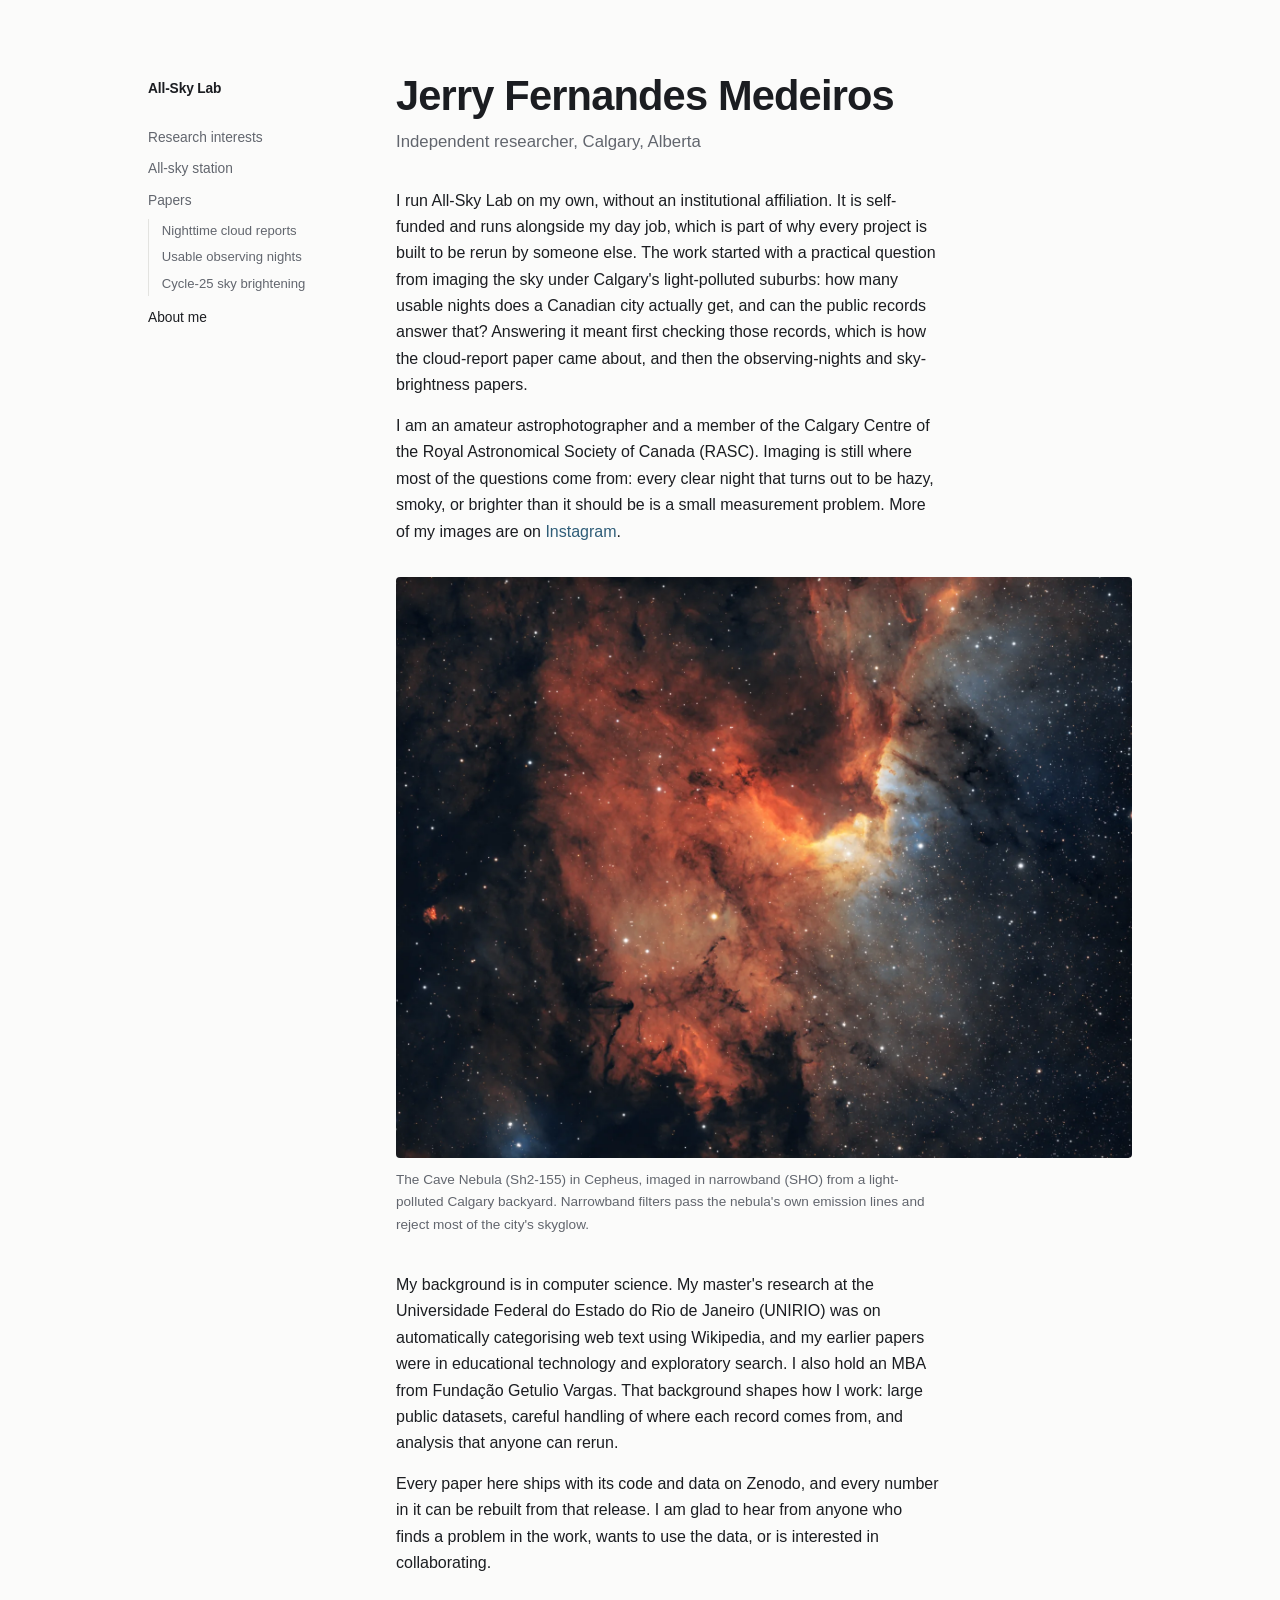
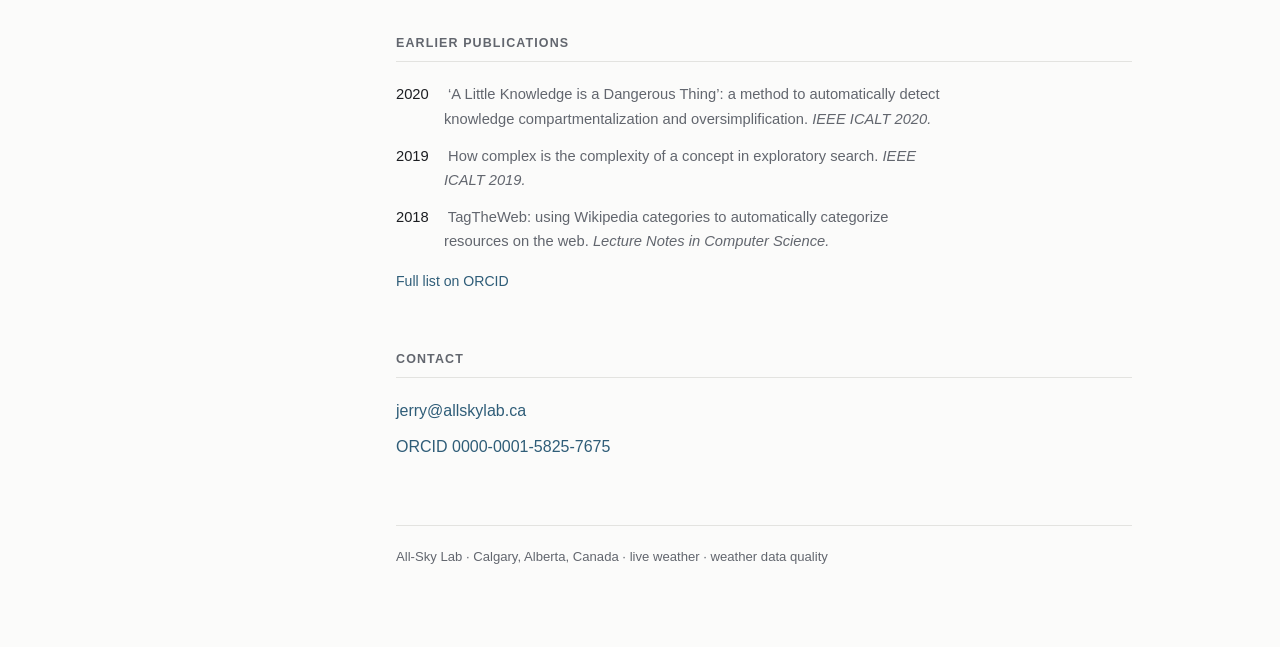
<file: about.html>
<!DOCTYPE html>
<html lang="en">
<head>
<meta charset="utf-8">
<meta name="viewport" content="width=device-width, initial-scale=1">
<title>About me — All-Sky Lab</title>
<meta name="description" content="Jerry Fernandes Medeiros, independent researcher in Calgary, Alberta, working on cloud, observing conditions, and night-sky brightness.">
<link rel="stylesheet" href="style.css">
</head>
<body>
<div class="layout">

<nav class="side" aria-label="Site">
  <a class="brand" href="index.html">All-Sky Lab</a>
  <ul>
    <li><a href="index.html#research">Research interests</a></li>
    <li><a href="index.html#station">All-sky station</a></li>
    <li><a href="index.html#papers">Papers</a>
      <ul class="sub">
        <li><a href="index.html#cloud-reports">Nighttime cloud reports</a></li>
        <li><a href="index.html#observing-nights">Usable observing nights</a></li>
        <li><a href="index.html#sky-brightening">Cycle-25 sky brightening</a></li>
      </ul>
    </li>
    <li><a href="about.html" aria-current="page">About me</a></li>
  </ul>
</nav>

<main class="wrap">

  <header>
    <h1>Jerry Fernandes Medeiros</h1>
    <p class="tagline">Independent researcher, Calgary, Alberta</p>
  </header>

  <div class="prose about">
    <p>
      I run All-Sky Lab on my own, without an institutional affiliation. It is
      self-funded and runs alongside my day job, which is part of why every project is
      built to be rerun by someone else. The work started with a practical question from imaging the sky under Calgary's light-polluted
      suburbs: how many usable nights does a Canadian city actually get, and can the
      public records answer that? Answering it meant first checking those records, which
      is how the cloud-report paper came about, and then the observing-nights and
      sky-brightness papers.
    </p>
    <p>
      I am an amateur astrophotographer and a member of the Calgary Centre of the Royal
      Astronomical Society of Canada (RASC). Imaging is still where most of the questions come from: every clear
      night that turns out to be hazy, smoky, or brighter than it should be is a small
      measurement problem. More of my images are on
      <a href="https://www.instagram.com/lazy_astro_shooter_yyc/">Instagram</a>.
    </p>
  </div>

  <figure class="astro">
    <picture>
      <source srcset="images/cave-nebula.webp" type="image/webp">
      <img src="images/cave-nebula.jpg" width="1600" height="1262" loading="lazy"
           alt="The Cave Nebula, Sh2-155, in Cepheus: glowing red and gold gas with dark dust lanes and a blue reflection region, imaged in narrowband.">
    </picture>
    <figcaption>
      The Cave Nebula (Sh2-155) in Cepheus, imaged in narrowband (SHO) from a
      light-polluted Calgary backyard. Narrowband filters pass the nebula's own
      emission lines and reject most of the city's skyglow.
    </figcaption>
  </figure>

  <div class="prose about">
    <p>
      My background is in computer science. My master's research at the Universidade
      Federal do Estado do Rio de Janeiro (UNIRIO) was on automatically categorising web
      text using Wikipedia, and my earlier papers were in educational technology and
      exploratory search. I also hold an MBA from Fundação Getulio Vargas. That background
      shapes how I work: large public datasets, careful handling of where each record
      comes from, and analysis that anyone can rerun.
    </p>
    <p>
      Every paper here ships with its code and data on Zenodo, and every number in it can
      be rebuilt from that release. I am glad to hear from anyone who finds a problem in
      the work, wants to use the data, or is interested in collaborating.
    </p>
  </div>

  <section>
    <h2>Earlier publications</h2>
    <ul class="pubs">
      <li><span class="yr">2020</span> &lsquo;A Little Knowledge is a Dangerous Thing&rsquo;: a method to automatically detect knowledge compartmentalization and oversimplification. <i>IEEE ICALT 2020.</i></li>
      <li><span class="yr">2019</span> How complex is the complexity of a concept in exploratory search. <i>IEEE ICALT 2019.</i></li>
      <li><span class="yr">2018</span> TagTheWeb: using Wikipedia categories to automatically categorize resources on the web. <i>Lecture Notes in Computer Science.</i></li>
    </ul>
    <p class="more"><a href="https://orcid.org/0000-0001-5825-7675">Full list on ORCID</a></p>
  </section>

  <section>
    <h2>Contact</h2>
    <div class="contact">
      <p><a href="mailto:jerry@allskylab.ca">jerry@allskylab.ca</a></p>
      <p><a href="https://orcid.org/0000-0001-5825-7675">ORCID 0000-0001-5825-7675</a></p>
    </div>
  </section>

  <footer>
    All-Sky Lab &middot; Calgary, Alberta, Canada &middot;
    <a href="https://aprs.fi/weather/a/GW7426">live weather</a> &middot;
    <a href="https://weather.gladstonefamily.net/site/G7426">weather data quality</a>
  </footer>

</main>
</div>
<script data-goatcounter="https://allskylab.goatcounter.com/count"
        async src="//gc.zgo.at/count.js"></script>
</body>
</html>
</file>
<file: style.css>
:root {
  --bg:      #fbfbfa;
  --ink:     #1b1d21;
  --muted:   #62666e;
  --rule:    #e3e3e0;
  --accent:  #2f5d78;
  --measure: 34rem;
}

@media (prefers-color-scheme: dark) {
  :root {
    --bg:     #121316;
    --ink:    #e8e8e6;
    --muted:  #9aa0a8;
    --rule:   #2b2e34;
    --accent: #8fb8d0;
  }
}

* { box-sizing: border-box; }

html { -webkit-text-size-adjust: 100%; }

body {
  margin: 0;
  padding: 0 1.5rem 5rem;
  background: var(--bg);
  color: var(--ink);
  font: 16px/1.65 -apple-system, BlinkMacSystemFont, "Segoe UI", Roboto,
        "Helvetica Neue", Arial, sans-serif;
  -webkit-font-smoothing: antialiased;
}


.layout {
  display: grid;
  grid-template-columns: 12rem minmax(0, 46rem);
  column-gap: 3.5rem;
  justify-content: center;
}

.wrap { min-width: 0; }

[id] { scroll-margin-top: 2rem; }


/* sidebar */

.side {
  position: sticky;
  top: 0;
  align-self: start;
  max-height: 100vh;
  overflow-y: auto;
  padding: 4.9rem 0 2rem;
  font-size: 0.86rem;
}

.side .brand {
  display: block;
  margin-bottom: 1.4rem;
  color: var(--ink);
  font-weight: 600;
  letter-spacing: -0.01em;
}

.side ul { margin: 0; padding: 0; list-style: none; }
.side li { margin: 0 0 0.15rem; }

.side li a { display: block; padding: 0.2rem 0; }
.side a { color: var(--muted); border-bottom: 0; }
.side a:hover,
.side a.active,
.side a[aria-current="page"] { color: var(--ink); }

.side .sub {
  margin: 0.2rem 0 0.5rem;
  padding-left: 0.8rem;
  border-left: 1px solid var(--rule);
  font-size: 0.82rem;
  line-height: 1.4;
}

.side .sub li { margin-bottom: 0.1rem; }
.side .sub a.active { color: var(--accent); }

@media (max-width: 56rem) {
  .layout { display: block; max-width: 46rem; margin: 0 auto; }

  .side {
    position: static;
    max-height: none;
    padding: 1.25rem 0 0.9rem;
    border-bottom: 1px solid var(--rule);
  }

  .side .brand { display: inline; margin: 0 1.1rem 0 0; }
  .side > ul, .side > ul > li { display: inline; }
  .side > ul > li { margin: 0 0.9rem 0 0; }
  .side li a { display: inline; padding: 0.4rem 0; }
  .side .sub { display: none; }

  header { padding-top: 2.5rem; }
}

a {
  color: var(--accent);
  text-decoration: none;
  border-bottom: 1px solid transparent;
}

a:hover { border-bottom-color: currentColor; }


/* masthead */

header { padding: 4.5rem 0 0; }

h1 {
  margin: 0;
  font-size: clamp(1.9rem, 5vw, 2.6rem);
  font-weight: 600;
  line-height: 1.15;
  letter-spacing: -0.02em;
}

.tagline {
  margin: 0.5rem 0 0;
  color: var(--muted);
  font-size: 1.05rem;
}

.place {
  margin: 0.15rem 0 0;
  color: var(--muted);
  font-size: 0.9rem;
  font-variant-numeric: tabular-nums;
}

.lede {
  max-width: var(--measure);
  margin: 2rem 0 0;
  font-size: 1.05rem;
}


/* triptych */

.triptych { margin: 0.5rem 0 0; }

.triptych img {
  display: block;
  width: 100%;
  height: auto;
}

/* gap ratio matches the source image: 34px gutter on 1448px width */
.triptych figcaption {
  display: grid;
  grid-template-columns: repeat(3, 1fr);
  column-gap: 2.35%;
  margin-top: 0.85rem;
  text-align: center;
  color: var(--muted);
  font-size: 0.82rem;
  letter-spacing: 0.02em;
}

@media (max-width: 30rem) {
  .triptych figcaption { font-size: 0.7rem; }
}


/* sections */

section { margin-top: 3.5rem; }

h2 {
  margin: 0 0 1.25rem;
  padding-bottom: 0.5rem;
  border-bottom: 1px solid var(--rule);
  font-size: 0.78rem;
  font-weight: 600;
  letter-spacing: 0.09em;
  text-transform: uppercase;
  color: var(--muted);
}


/* research interests */

.program {
  margin: 0;
  padding: 0;
  list-style: none;
  counter-reset: prog;
  display: grid;
  grid-template-columns: repeat(2, minmax(0, 1fr));
  gap: 1.6rem 2.2rem;
}

.program li { counter-increment: prog; }

.program li.span {
  grid-column: 1 / -1;
  padding-top: 1.4rem;
  border-top: 1px solid var(--rule);
}

.program li.span p { max-width: var(--measure); }

.program h3 {
  margin: 0 0 0.3rem;
  font-size: 1rem;
  font-weight: 600;
}

.program h3::before {
  content: counter(prog);
  display: inline-block;
  width: 1.4rem;
  color: var(--accent);
  font-variant-numeric: tabular-nums;
}

.program p {
  margin: 0;
  padding-left: 1.4rem;
  color: var(--muted);
  font-size: 0.92rem;
}

.program-note {
  max-width: var(--measure);
  margin: 1.8rem 0 0;
  font-size: 0.95rem;
}

@media (max-width: 40rem) {
  .program { grid-template-columns: 1fr; }
}


/* papers */

.paper {
  margin: 0 0 2.2rem;
  max-width: var(--measure);
}

.paper:last-child { margin-bottom: 0; }

.paper .tags {
  margin: 0 0 0.15rem;
  color: var(--muted);
  font-size: 0.72rem;
  font-weight: 600;
  letter-spacing: 0.06em;
  text-transform: uppercase;
}

.paper .status {
  margin: 0 0 0.3rem;
  color: var(--accent);
  font-size: 0.78rem;
  letter-spacing: 0.02em;
}

.paper h3 {
  margin: 0 0 0.45rem;
  font-size: 1.02rem;
  font-weight: 600;
  line-height: 1.4;
}

.paper p { margin: 0; }

.paper p:not(.status):not(.links):not(.tags) {
  color: var(--muted);
  font-size: 0.95rem;
}

.paper .links {
  margin-top: 0.45rem;
  font-size: 0.88rem;
}


/* station */

.live {
  display: grid;
  grid-template-columns: minmax(0, 17rem) minmax(0, 1fr);
  gap: 1.75rem;
  align-items: center;
  margin-bottom: 2.25rem;
}

.live-frame {
  display: block;
  border-bottom: 0;
  border-radius: 50%;
  overflow: hidden;
  background: #000;
}

/* the sky disc fills ~83% of the camera frame and sits 4.2% left of centre;
   crop in to it (re-measure if the camera is re-aimed) */
.live-frame img {
  display: block;
  width: 100%;
  height: auto;
  transform: scale(1.2) translate(4.2%, 0);
}

.live-text p { margin: 0 0 0.6rem; font-size: 0.95rem; color: var(--muted); }
.live-text p:last-child { margin-bottom: 0; }

.live-label {
  color: var(--ink) !important;
  font-weight: 600;
}

.live .dot {
  display: inline-block;
  width: 0.5rem;
  height: 0.5rem;
  margin-right: 0.5rem;
  border-radius: 50%;
  background: #3fb950;
  vertical-align: 0.08em;
  animation: pulse 2.4s ease-in-out infinite;
}

.live.offline .dot { background: var(--muted); animation: none; }
.live.offline .live-frame { display: none; }
.live.offline { grid-template-columns: 1fr; }

.live-meta { font-size: 0.82rem !important; }

@keyframes pulse { 50% { opacity: 0.35; } }

@media (prefers-reduced-motion: reduce) {
  .live .dot { animation: none; }
}

@media (max-width: 34rem) {
  .live { grid-template-columns: 1fr; }
  .live-frame { max-width: 20rem; margin: 0 auto; }
}

.triptych + .prose { margin-top: 2rem; }

.prose { max-width: var(--measure); margin-bottom: 2rem; }
.prose:last-child { margin-bottom: 0; }
.prose p { margin: 0 0 0.9rem; font-size: 0.95rem; }
.prose p:last-child { margin-bottom: 0; }


/* about */

.astro { margin: 2rem 0 2.25rem; }

.astro img {
  display: block;
  width: 100%;
  height: auto;
  border-radius: 4px;
}

.astro figcaption {
  max-width: var(--measure);
  margin-top: 0.7rem;
  color: var(--muted);
  font-size: 0.85rem;
}

.astro + .about { margin-top: 0; }

.about { margin-top: 2rem; }
.about p { font-size: 1rem; }

.pubs {
  margin: 0;
  padding: 0;
  list-style: none;
  max-width: var(--measure);
}

.pubs li {
  margin: 0 0 0.8rem;
  padding-left: 3rem;
  text-indent: -3rem;
  color: var(--muted);
  font-size: 0.92rem;
}

.pubs .yr {
  display: inline-block;
  width: 3rem;
  text-indent: 0;
  color: var(--ink);
  font-variant-numeric: tabular-nums;
}

.more { margin: 1rem 0 0; font-size: 0.88rem; }


/* contact */

.contact { max-width: var(--measure); }
.contact p { margin: 0 0 0.6rem; }
.contact p:last-child { margin-bottom: 0; }


/* footer */

footer {
  margin-top: 4rem;
  padding-top: 1.25rem;
  border-top: 1px solid var(--rule);
  color: var(--muted);
  font-size: 0.82rem;
}

footer a { color: inherit; }
</file>
